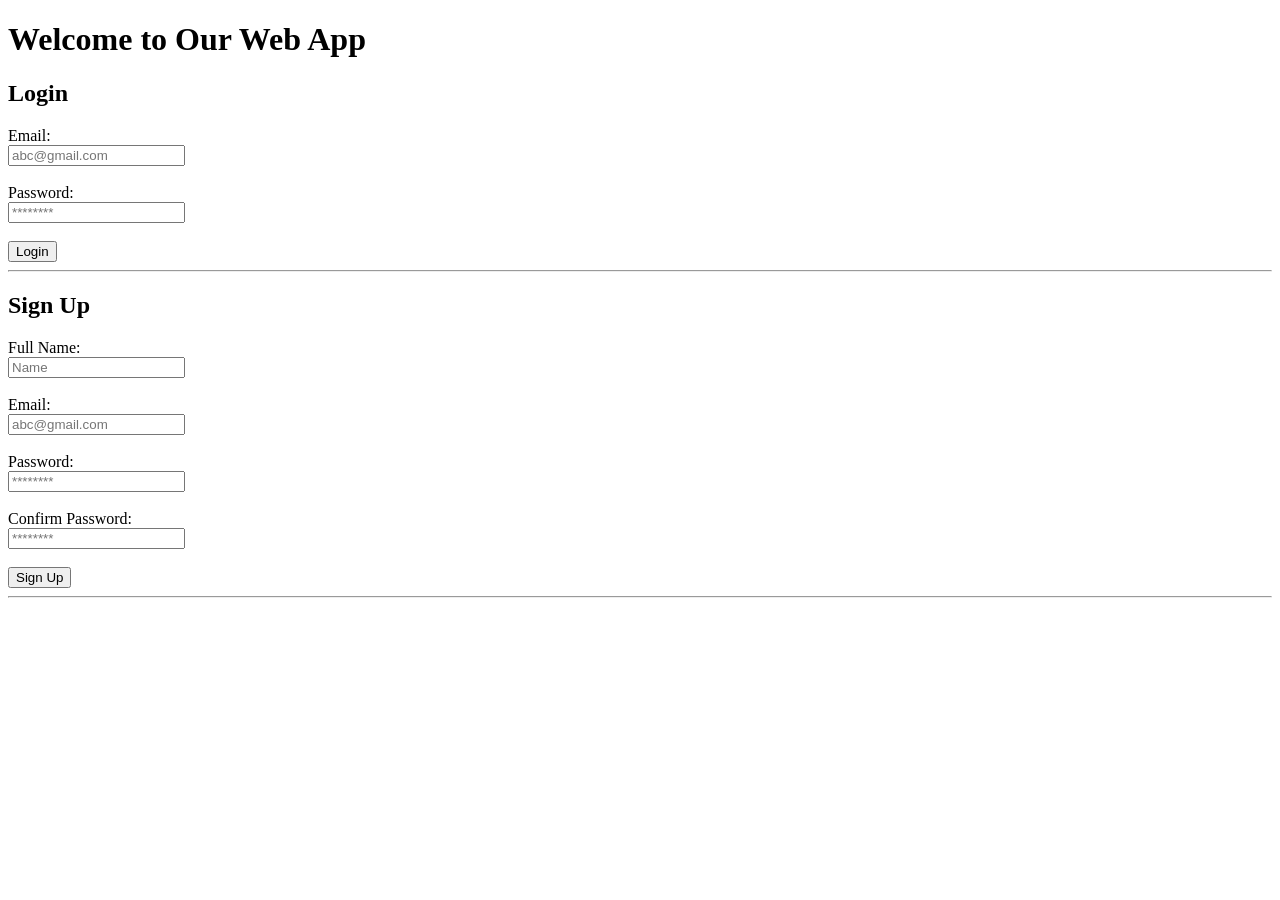
<file: Day-6/index.html>
<!DOCTYPE html>
<html lang="en">
<head>
    <meta charset="UTF-8">
    <meta name="viewport" content="width=device-width, initial-scale=1.0">
    <title>Craft  Page</title>
</head>
<body>

    <h1>Welcome to Our Web App</h1>

    <!-- Login Section -->
    <section>
        <h2>Login</h2>
        <form>
            <label>Email:</label><br>
            <input type="email" name="loginEmail" required placeholder="abc@gmail.com"><br><br>

            <label>Password:</label><br>
            <input type="password" name="loginPassword" required placeholder="********"><br><br>

            <button type="submit">Login</button>
        </form>
    </section>

    <hr>

    <!-- Signup Section -->
    <section>
        <h2>Sign Up</h2>
        <form>
            <label>Full Name:</label><br>
            <input type="text" name="fullName" required placeholder="Name"><br><br>

            <label>Email:</label><br>
            <input type="email" name="signupEmail" required placeholder="abc@gmail.com"><br><br>

            <label>Password:</label><br>
            <input type="password" name="signupPassword" required placeholder="********"><br><br>

            <label>Confirm Password:</label><br>
            <input type="password" name="confirmPassword" required placeholder="********"><br><br>

            <button type="submit">Sign Up</button>
        </form>
    </section>
    <hr>

</body>
</html>
</file>
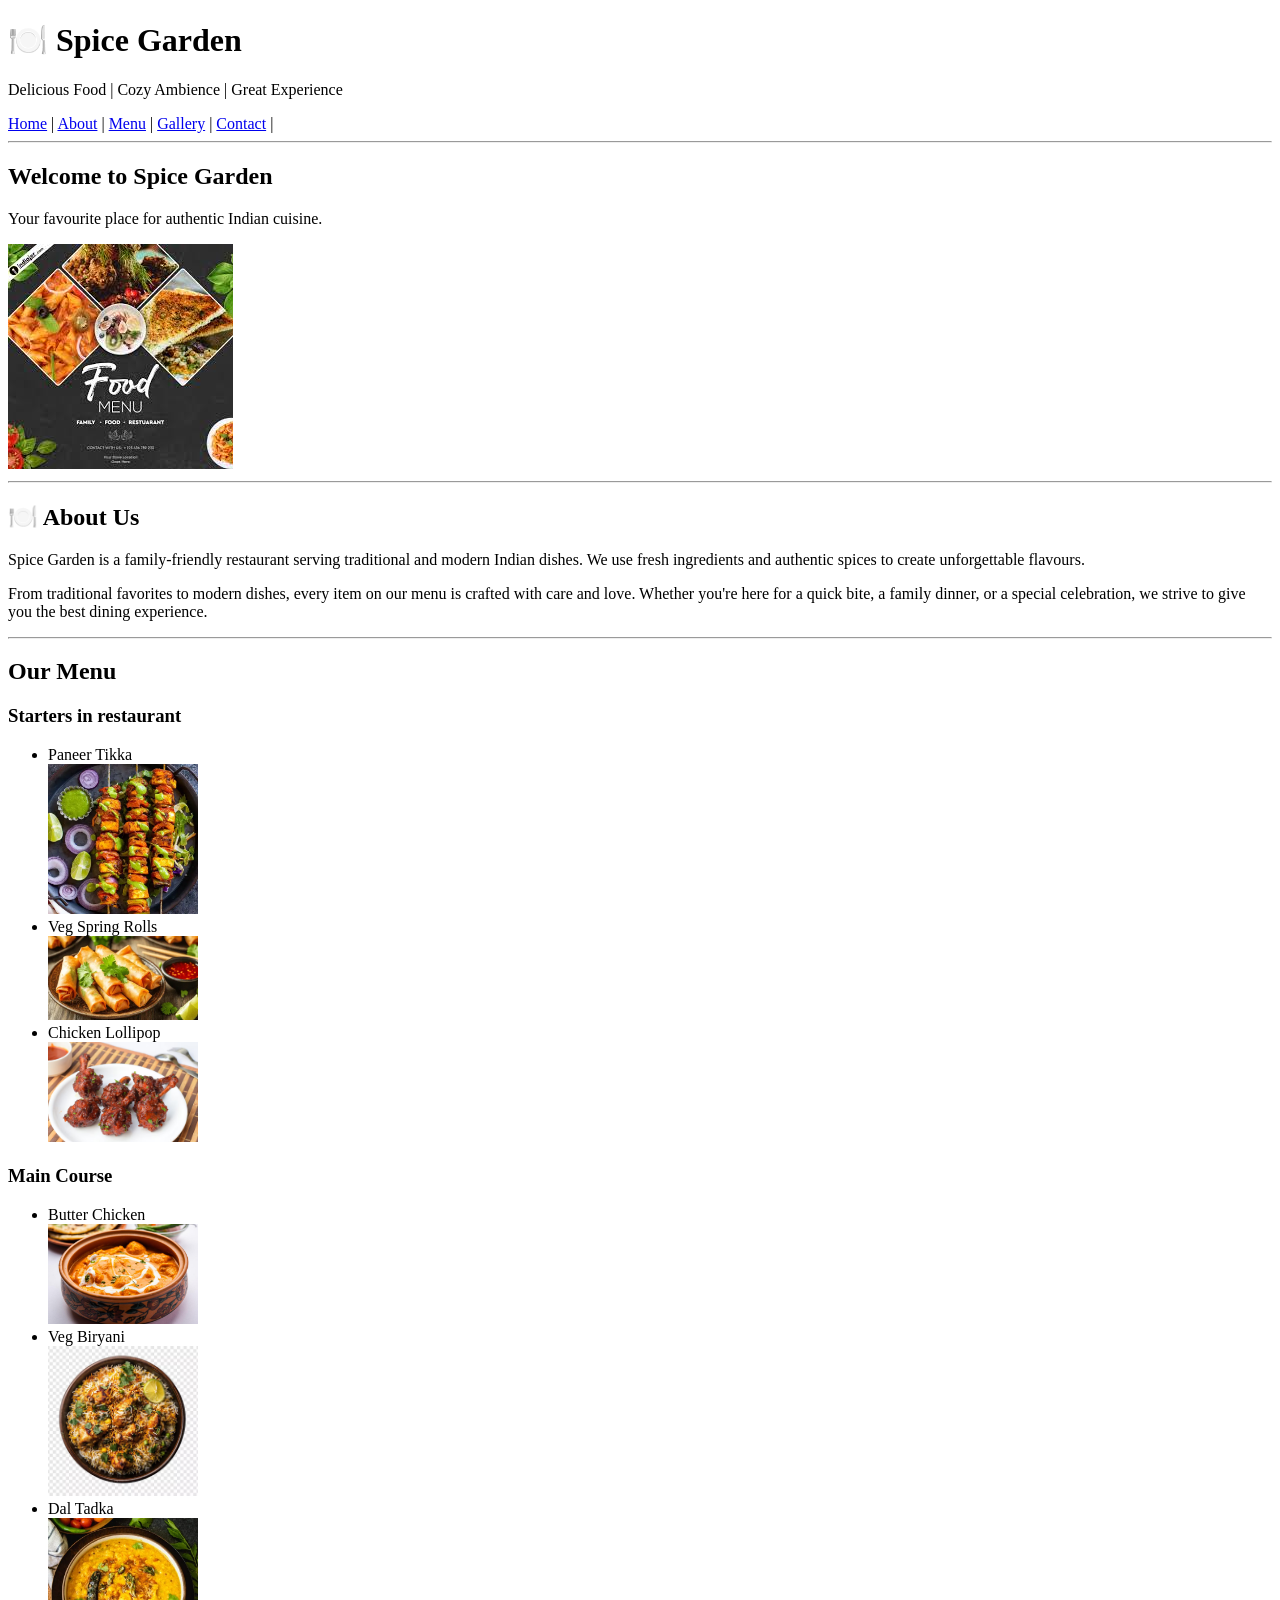
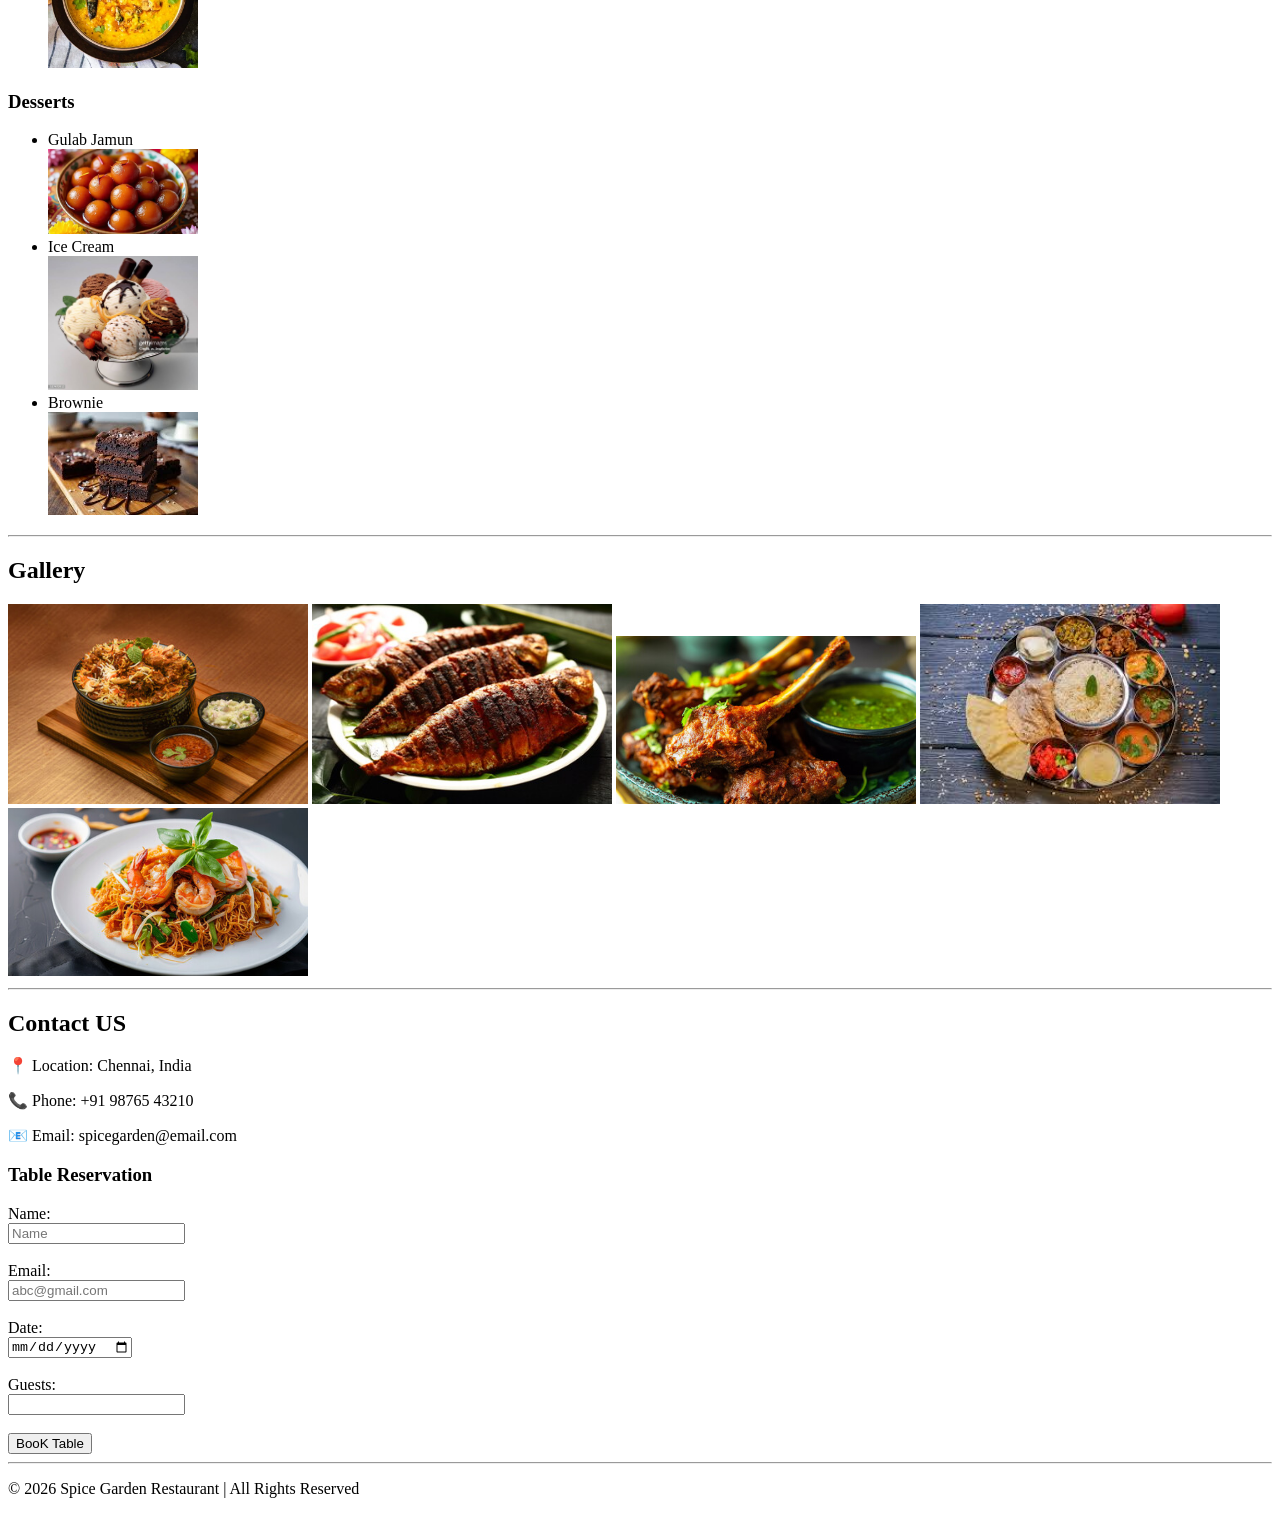
<file: Day-7/index.html>
<!DOCTYPE html>
<html lang="en">
<head>
    <meta charset="UTF-8">
    <meta name="viewport" content="width=device-width, initial-scale=1.0">
    <title>Spice Garden Restaurant</title>
</head>
<body>
    <!-- header -->
     <header>
        <!-- restaurant name and logo -->
        <h1>🍽️ Spice Garden</h1>
        <p>Delicious Food | Cozy Ambience | Great Experience</p>
        <!-- Navigation -->
         <nav>
            <a href="#home">Home</a> |
            <a href="#about">About</a> |
            <a href="#menu">Menu</a> |
            <a href="#gallery">Gallery</a> |
            <a href="#contact">Contact</a> |
         </nav>
     </header>

     <hr>

     <!-- Home section -->
      <section id="home">
        <h2>Welcome to Spice Garden</h2>
        <p>Your favourite place for authentic Indian cuisine.</p>
        <!-- restaurant banner images -->
        <img src="images/Banner images.jpg" alt="restaurant banner">
      </section>

      <hr>
     <!-- About section -->
      <section id="about">
        <h2>🍽️ About Us</h2>
        <p>Spice Garden is a family-friendly restaurant serving traditional and modern Indian dishes.
        We use fresh ingredients and authentic spices to create unforgettable flavours.</p>
        <p>From traditional favorites to modern dishes, every item on our menu is crafted with care and love. Whether you're here for a quick bite, a family dinner, or a special celebration, we strive to give you the best dining experience.</p>
      </section>
      <hr>

      <!-- Menu section -->
       <section id="menu">
        <h2>Our Menu</h2>
        <!--Starters-->
        <div>
        <h3>Starters in restaurant</h3>
        <ul>
            <li>Paneer Tikka</li>
            <img src="images/Paneer Tikka.webp" alt="paneer tikka" width="150px">
            <li>Veg Spring Rolls</li>
            <img src="images/Veg Spring Rolls.webp" alt="veg rolls" width="150px">
            <li>Chicken Lollipop</li>
            <img src="images/Chicken Lollipop.avif" alt="chicken lollipop" width="150px">
        </ul>
        </div>

        <!-- main course -->
         <div>
         <h3>Main Course</h3>
         <ul>
            <li>Butter Chicken</li>
            <img src="images/Butter Chicken.jpg" alt="Butter chicken" width="150px">
            <li>Veg Biryani</li>
            <img src="images/Veg Biryani.avif" alt="veg biryani" width="150px">
            <li>Dal Tadka</li>
            <img src="images/Dal Tadka.webp" alt="Dal Tadka" width="150px">
         </ul>
         </div>
         <!-- Desserts -->
          <div>
            <h3>Desserts</h3>
            <ul>
                <li>Gulab Jamun</li>
                <img src="images/Gulab Jamun.webp" alt="Gulab Jamun" width="150px">
                <li>Ice Cream</li>
                <img src="images/Ice Cream.jpg" alt="Ice cream" width="150px">
                <li>Brownie</li>
                <img src="images/Brownie.jpg" alt="Brownie" width="150px">
            </ul>
          </div>
       </section>
       <hr>

       <!-- Gallery Section -->
        <section id="gallery">
            <h2>Gallery</h2>
            <img src="images/Biryani images.jpg" alt="food-1" width="300px">
            <img src="images/Fiah fry images.jpg" alt="food-2" width="300px">
            <img src="images/Muttan images.jpg" alt="food-3" width="300px">
            <img src="images/indian food images.jpg" alt="food-4" width="300px">
            <img src="images/Prawan images.jpg" alt="food-5" width="300px">
        </section>
        <hr>
        <!-- Contact Section -->
         <section id="contact">
            <h2>Contact US</h2>
            <p>📍 Location: Chennai, India</p>
            <p>📞 Phone: +91 98765 43210</p>
            <p>📧 Email: spicegarden@email.com</p>

            <h3>Table Reservation</h3>
            <!-- Form Table -->
             <form action="1">
                <!-- Booking Name -->
                <label for="Name">Name:</label><br>
                <input type="text" placeholder="Name" required><br><br>
                <!-- Ticket resiveing email -->
                <label for="Email">Email:</label><br>
                <input type="email" placeholder="abc@gmail.com" required><br><br>
                <!-- booking date enter -->
                <label for="Date">Date:</label><br>
                <input type="date" required><br><br>
                <!-- How many members in a table -->
                <label for="Guests">Guests:</label><br>
                <input type="number" required> <br><br>

                <button type="submit">BooK Table</button>

             </form>

         </section>
         <hr>
         <!-- Footer section -->
          <footer>
            <p>© 2026 Spice Garden Restaurant | All Rights Reserved</p>
          </footer>
    
</body>
</html>
</file>
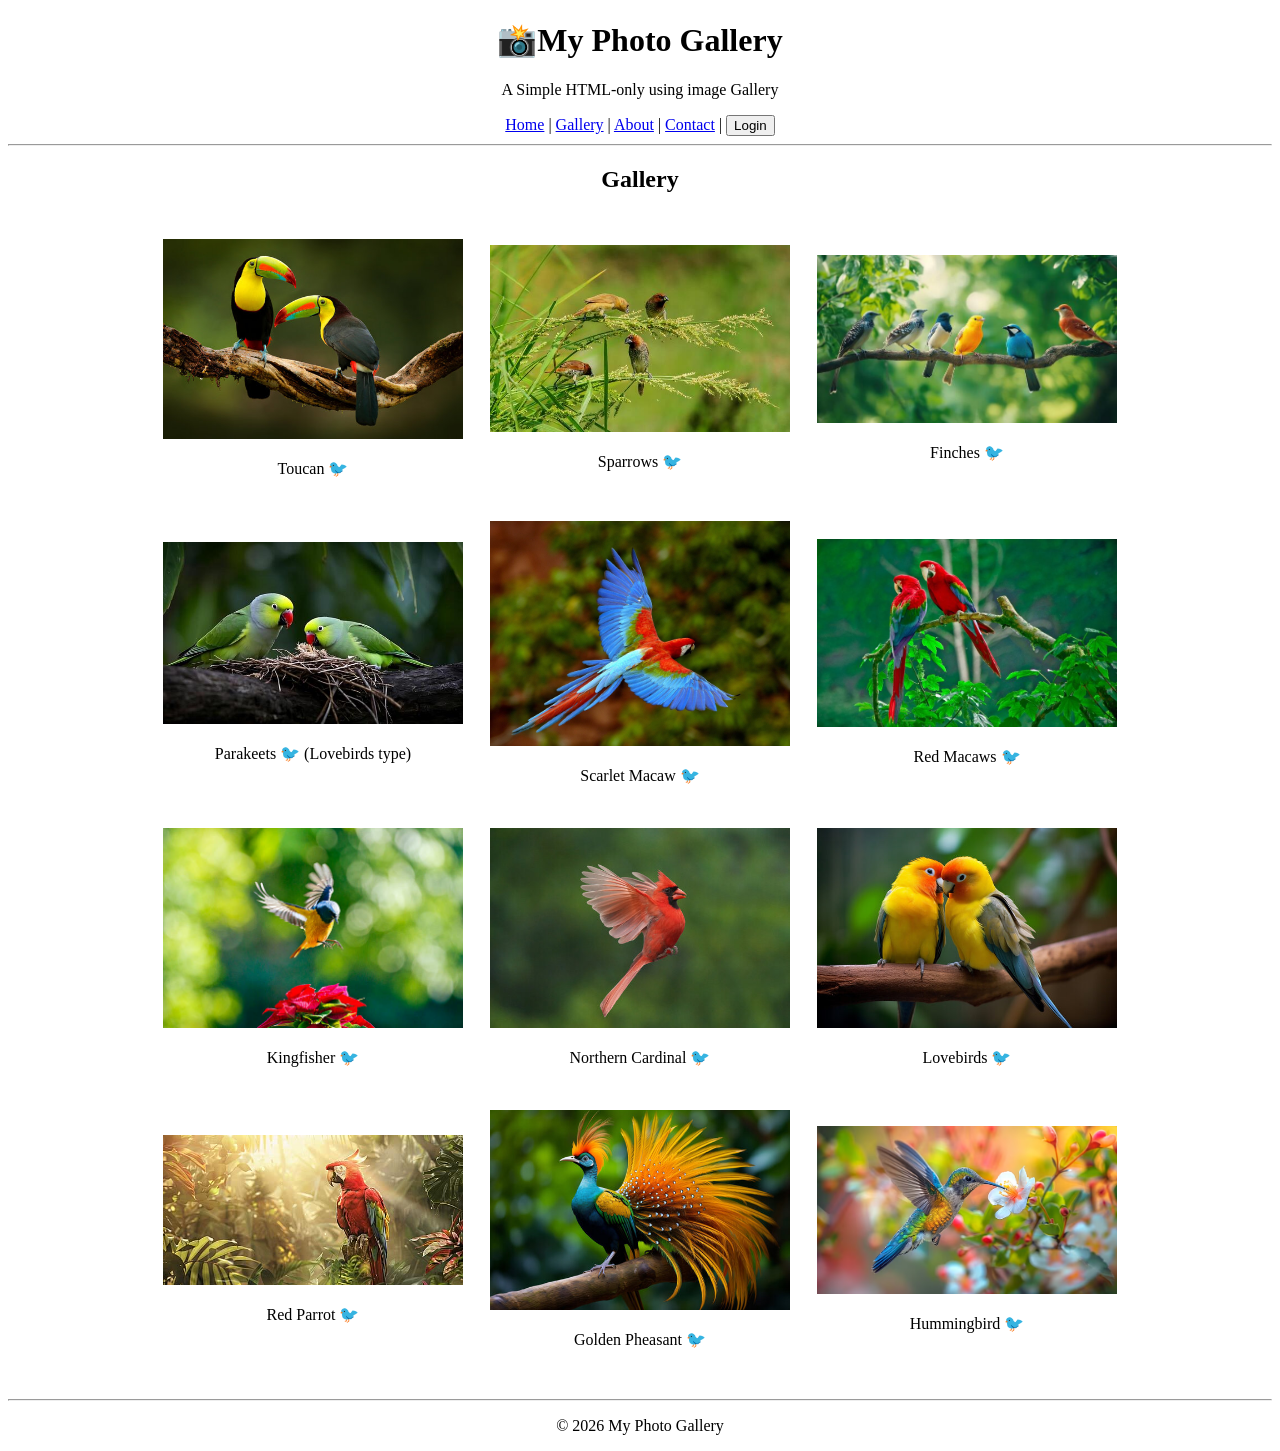
<file: Day-8/index.html>
<!DOCTYPE html>
<html lang="en">
<head>
    <meta charset="UTF-8">
    <meta name="viewport" content="width=device-width, initial-scale=1.0">
    <title>📸Photo Gallery</title>
</head>
<body>
    <!-- Header -->
     <header align="center";>
        <!-- Hero page heading contant -->
        <h1>📸My Photo Gallery</h1>
        <p>A Simple HTML-only using image Gallery</p>
     </header>

     <!-- Navigation -->
      <section>
      <nav align="center";>
        <a href="#home">Home</a> |
        <a href="#gallery">Gallery</a> |
        <a href="#about">About</a> |
        <a href="#contact">Contact</a> |
        <a href="#btn"><button>Login</button></a>
      </nav>
      </section>
      <hr>

      <!-- Gallery section -->
       <section >
        <h2 align="center";>Gallery</h2>
        <table align="center"; cellspacing="25">
            <tr >
                <td>
                    <img src="images/Adobe images.jpg" alt="photo-1" width="300px">
                    <p align="center";>Toucan 🐦</p>
                </td>
                <td>
                    <img src="images/birdgraphy-bird-picture-images.jpg" alt="photo-2" width="300px">
                    <p align="center";>Sparrows 🐦</p>
                </td>
                <td>
                    <img src="images/birds in all.jpeg" alt="photo-3" width="300px">
                    <p align="center";>Finches 🐦</p>
                </td>
            </tr>
            <tr>
                <td>
                    <img src="images/colorful-parrots-nurturing-images.jpg" alt="photo-4" width="300px">
                    <p align="center";>Parakeets 🐦 (Lovebirds type)</p>
                </td>
                <td>
                    <img src="images/Colourful-Flying-Bird images.jpg" alt="photo-5" width="300px">
                    <p align="center";>Scarlet Macaw 🐦</p>
                </td>
                <td>
                    <img src="images/couple birds.jpg" alt="photo-6" width="300px">
                    <p align="center";>Red Macaws 🐦</p>
                </td>
            </tr>
            <tr>
                <td>
                    <img src="images/Garden birds.jpg" alt="photo-7" width="300px">
                    <p align="center";>Kingfisher 🐦</p>
                </td>
                <td>
                    <img src="images/King birds.jpg" alt="photo-8" width="300px">
                    <p align="center";>Northern Cardinal 🐦</p>
                </td>
                <td>
                    <img src="images/Love birds.jpg" alt="photo-9" width="300px">
                    <p align="center";>Lovebirds 🐦</p>
                </td>
            </tr>
            <tr>
                <td>
                    <img src="images/national-bird-images.jpg" alt="photo-10" width="300px">
                    <p align="center";>Red Parrot 🐦</p>
                </td>
                <td>
                    <img src="images/peekcock images.jpg" alt="photo-11" width="300px">
                    <p align="center";>Golden Pheasant 🐦</p>
                </td>
                <td>
                    <img src="images/hummingbird-images.avif" alt="photo-12" width="300px">
                    <p align="center";>Hummingbird 🐦</p>
                </td>
            </tr>
        </table>
       </section>
       <hr>

       <!-- footer -->
       <footer align="center";>
        <p>© 2026 My Photo Gallery</p>
       </footer>
    
</body>
</html>
</file>
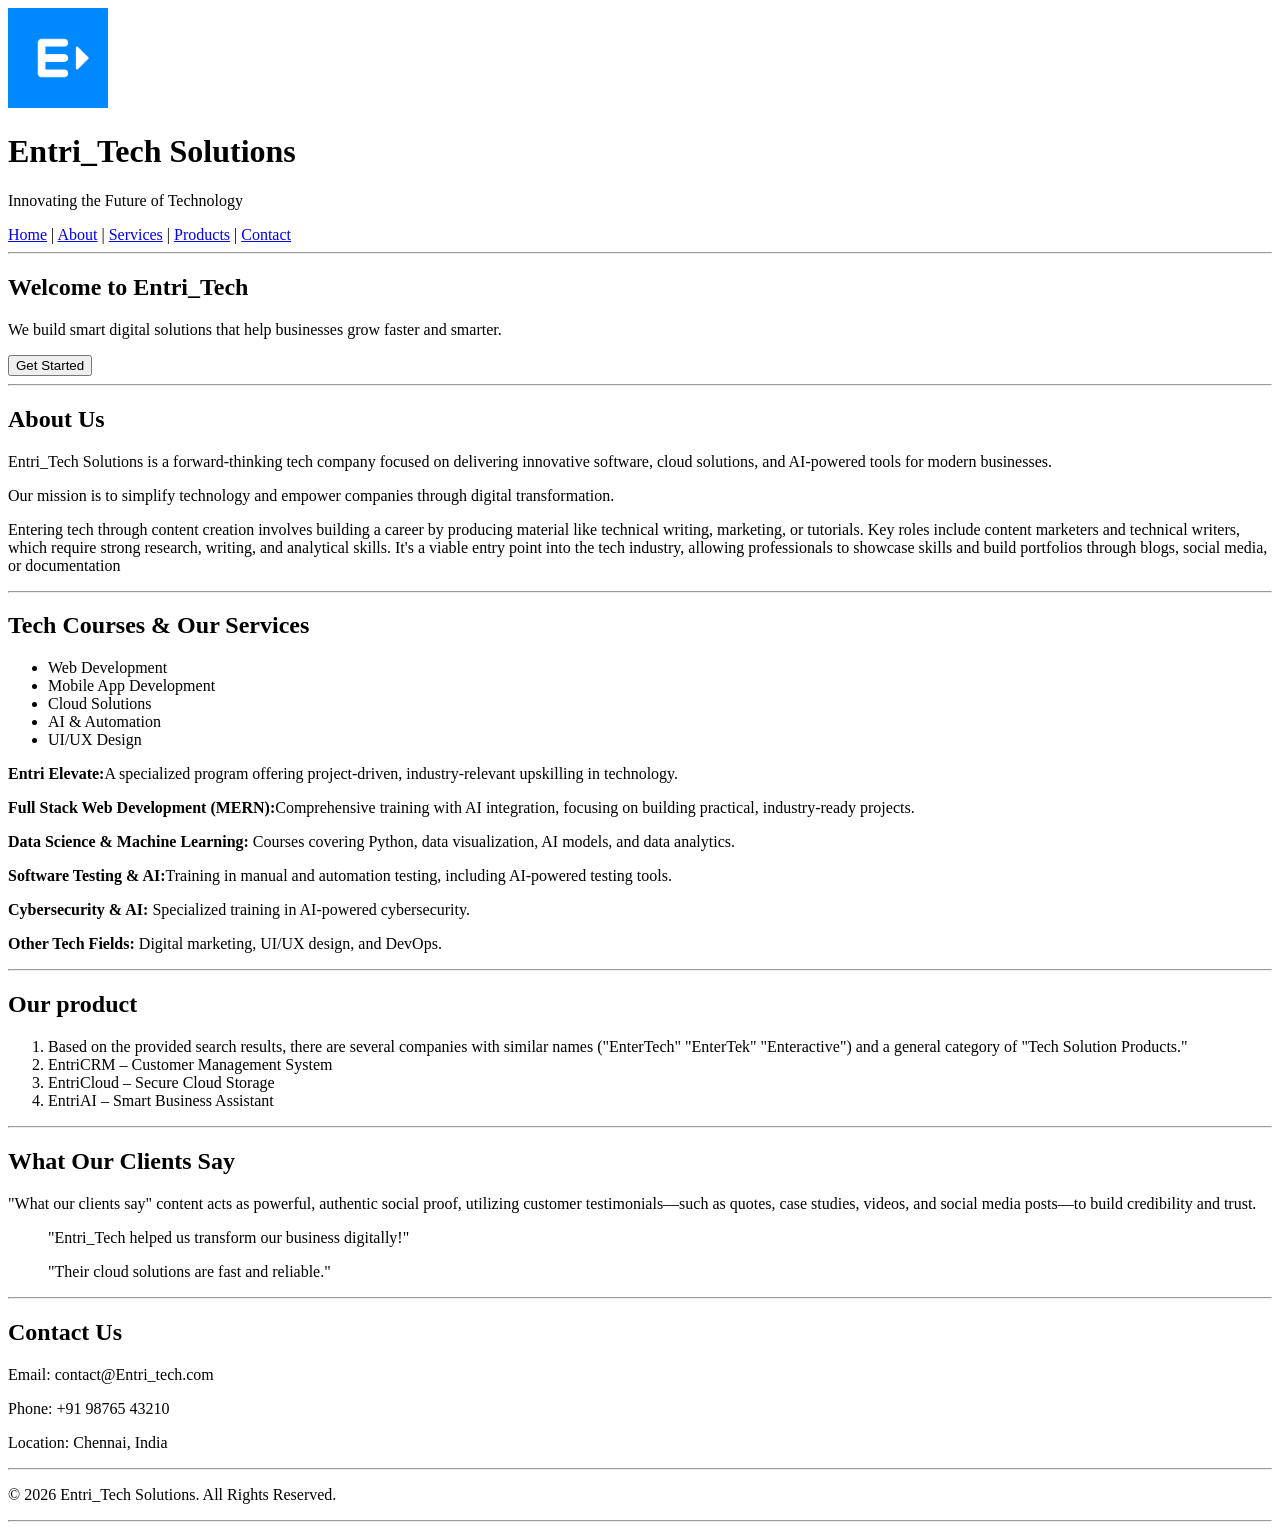
<file: Day-9/index.html>
<!DOCTYPE html>
<html lang="en">
<head>
    <meta charset="UTF-8">
    <meta name="viewport" content="width=device-width, initial-scale=1.0">
    <title>Entri_Tech Solutions</title>
    </head>
<body>
    <!-- header -->
     <header>
        <!-- Hero on the web page title -->
         <img src="images/entri images.png" alt="photos" width="100px">
         <h1>Entri_Tech Solutions</h1>
         <p>Innovating the Future of Technology</p>
         <!-- navigation -->
        <nav>
            <a href="#home">Home</a> |
            <a href="#about">About</a> |
            <a href="#services">Services</a> |
            <a href="#product">Products</a> |
            <a href="#contact">Contact</a>
        </nav>

     </header>
     <hr>

     <!-- Hero section of Tech -->
      <section id="home">
        <h2>Welcome to Entri_Tech</h2>
        <p>We build smart digital solutions that help businesses grow faster and smarter.</p>
        <button>Get Started</button>
      </section>
      <hr>
      <!-- About US -->
       <section id="about">
        <h2>About Us</h2>
        <p>
            Entri_Tech Solutions is a forward-thinking tech company focused on delivering innovative
            software, cloud solutions, and AI-powered tools for modern businesses.
        </p>
        <p>
            Our mission is to simplify technology and empower companies through digital transformation.
        </p>
        <p>Entering tech through content creation involves building a career by producing material like technical writing, marketing, or tutorials. Key roles include content marketers and technical writers, which require strong research, writing, and analytical skills. It's a viable entry point into the tech industry, allowing professionals to showcase skills and build portfolios through blogs, social media, or documentation</p>
    </section>
    <hr>
    <!-- Services  -->
      <section id="services">
        <h2>Tech Courses & Our Services</h2>
        <ul>
            <li>Web Development</li>
            <li>Mobile App Development</li>
            <li>Cloud Solutions</li>
            <li>AI & Automation</li>
            <li>UI/UX Design</li>
        </ul>
        <p><strong>Entri Elevate:</strong>A specialized program offering project-driven, industry-relevant upskilling in technology.</p>
        <p><strong>Full Stack Web Development (MERN):</strong>Comprehensive training with AI integration, focusing on building practical, industry-ready projects.</p>
        <p><strong>Data Science & Machine Learning: </strong>Courses covering Python, data visualization, AI models, and data analytics.</p>
        <p><strong>Software Testing & AI:</strong>Training in manual and automation testing, including AI-powered testing tools.</p>
        <p><strong>Cybersecurity & AI: </strong>Specialized training in AI-powered cybersecurity.</p>
        <p><strong>Other Tech Fields: </strong>Digital marketing, UI/UX design, and DevOps.</p>
      </section>
      <hr>
      <!-- product section -->
       <section id="product">
       <h2>Our product</h2>
       <ol>
        <li>Based on the provided search results, there are several companies with similar names ("EnterTech" "EnterTek" "Enteractive") and a general category of "Tech Solution Products."</li>
        <li>EntriCRM – Customer Management System</li>
            <li>EntriCloud – Secure Cloud Storage</li>
            <li>EntriAI – Smart Business Assistant</li>
        
       </ol>
       </section>
       <hr>
        <!-- Testimonials -->
    <section>
        <h2>What Our Clients Say</h2>
        <p>"What our clients say" content acts as powerful, authentic social proof, utilizing customer testimonials—such as quotes, case studies, videos, and social media posts—to build credibility and trust. </p>
        <blockquote>
            "Entri_Tech helped us transform our business digitally!"
        </blockquote>
        <blockquote>
            "Their cloud solutions are fast and reliable."
        </blockquote>
    </section>
    <hr>

    <!-- Contact Section -->
    <section id="contact">
        <h2>Contact Us</h2>
        <p>Email: contact@Entri_tech.com</p>
        <p>Phone: +91 98765 43210</p>
        <p>Location: Chennai, India</p>
    </section>
    <hr>
    <!-- Footer -->
    <footer>
        <p>&copy; 2026 Entri_Tech Solutions. All Rights Reserved.</p>
    </footer>
    <hr>
</body>
</html>
</file>
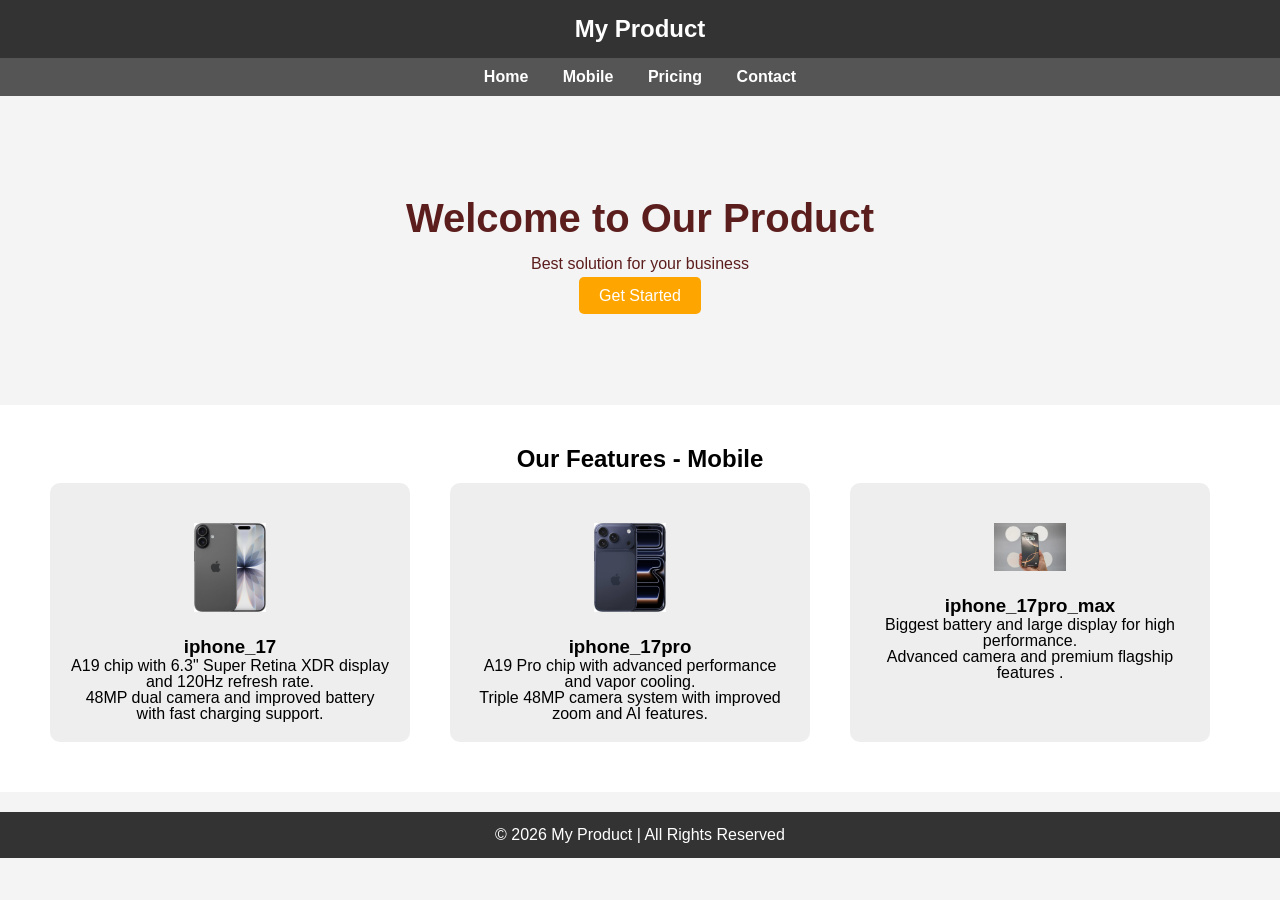
<file: Day_11/index.html>
<!DOCTYPE html>
<html lang="en">
<head>
    <meta charset="UTF-8">
    <meta name="viewport" content="width=device-width, initial-scale=1.0">
    <title>Product Landing Page</title>
    <!-- internal css use in product landing page -->
    <style>
        * {
            margin: 0;
            padding: 0;
            box-sizing: border-box;
            font-family: Arial, sans-serif;
        }
        body {
            background-color: #f4f4f4;
        }
        header {
            background: #333;
            color: white;
            padding: 15px;
            text-align: center;
        }
        nav {
            background: #555;
            padding: 10px;
            text-align: center;
        }
        nav a {
            color: white;
            text-decoration: none;
            margin: 15px;
            font-weight: bold;
        }
        nav a:hover {
            color: yellow;
        }
        .hero {
            background: url("https://via.placeholder.com/1200x400") no-repeat center;
            background-size: cover;
            color: rgb(92, 29, 29);
            text-align: center;
            padding: 100px 20px;
        }
        .hero h1 {
            font-size: 40px;
        }
        .hero p {
            margin: 15px 0;
        }
        .btn {
            background: orange;
            padding: 10px 20px;
            color: white;
            text-decoration: none;
            border-radius: 5px;
        }
        .btn:hover {
            background: darkorange;
        }
        .features {
            padding: 40px;
            text-align: center;
            background: white;
        }
        .iphone{
            display: flex;
            gap: 20px;
        }
        img{
           width: 35%;
           padding: 20px;
        }
        li{
            color:gray;
        }
        p{            
            text-decoration: none;
            line-height: 1rem;
        }
        .feature-box {
            display: inline-block;
            width: 30%;
            padding: 20px;
            margin: 10px;
            background: #eee;
            border-radius: 10px;
        }
        footer {
            background: #333;
            color: white;
            text-align: center;
            padding: 15px;
            margin-top: 20px;
        }
    </style>
</head>

<body>
    <!-- Header section -->
    <header>
        <h2>My Product</h2>
    </header>
    <!-- Navigation bar section -->
    <nav>
        <a href="#">Home</a>
        <a href="#">Mobile</a>
        <a href="#">Pricing</a>
        <a href="#">Contact</a>
    </nav>
    <!-- Hero Product Section -->
    <section class="hero">
        <h1>Welcome to Our Product</h1>
        <p>Best solution for your business</p>
        <a href="#" class="btn">Get Started</a>
    </section>
    <!-- Features of product section -->
    <section class="features ">
        <h2>Our Features - Mobile</h2>
        <div class="iphone">
            <!-- iphone 17 module -->
        <div class="feature-box">
            <img src="Images/17.jpg" alt="i-phone 17">
            <h3>iphone_17</h3>
            <p>A19 chip with 6.3" Super Retina XDR display and 120Hz refresh rate.</p>
            <p>48MP dual camera and improved battery with fast charging support.</p>
        </div>
        <!-- iphone 17pro module -->
        <div class="feature-box">
            <img src="Images/17 pro.jpg" alt="i-phone 17 pro">
            <h3>iphone_17pro</h3>
            <p>A19 Pro chip with advanced performance and vapor cooling.</p>
            <p>Triple 48MP camera system with improved zoom and AI features.</p>
        </div>
        <!-- iphone 17pro max module -->
        <div class="feature-box">
            <img src="Images/17 pro max.jpg" alt="i-phone 17 pro max">
            <h3>iphone_17pro_max</h3>
            <p>Biggest battery and large display for high performance.</p>
            <p>Advanced camera and premium flagship features .</p>
        </div>
        </div>        
    </section>
    <!-- Footer section -->
    <footer>
        <p>© 2026 My Product | All Rights Reserved</p>
    </footer>
</body>
</html>
</file>
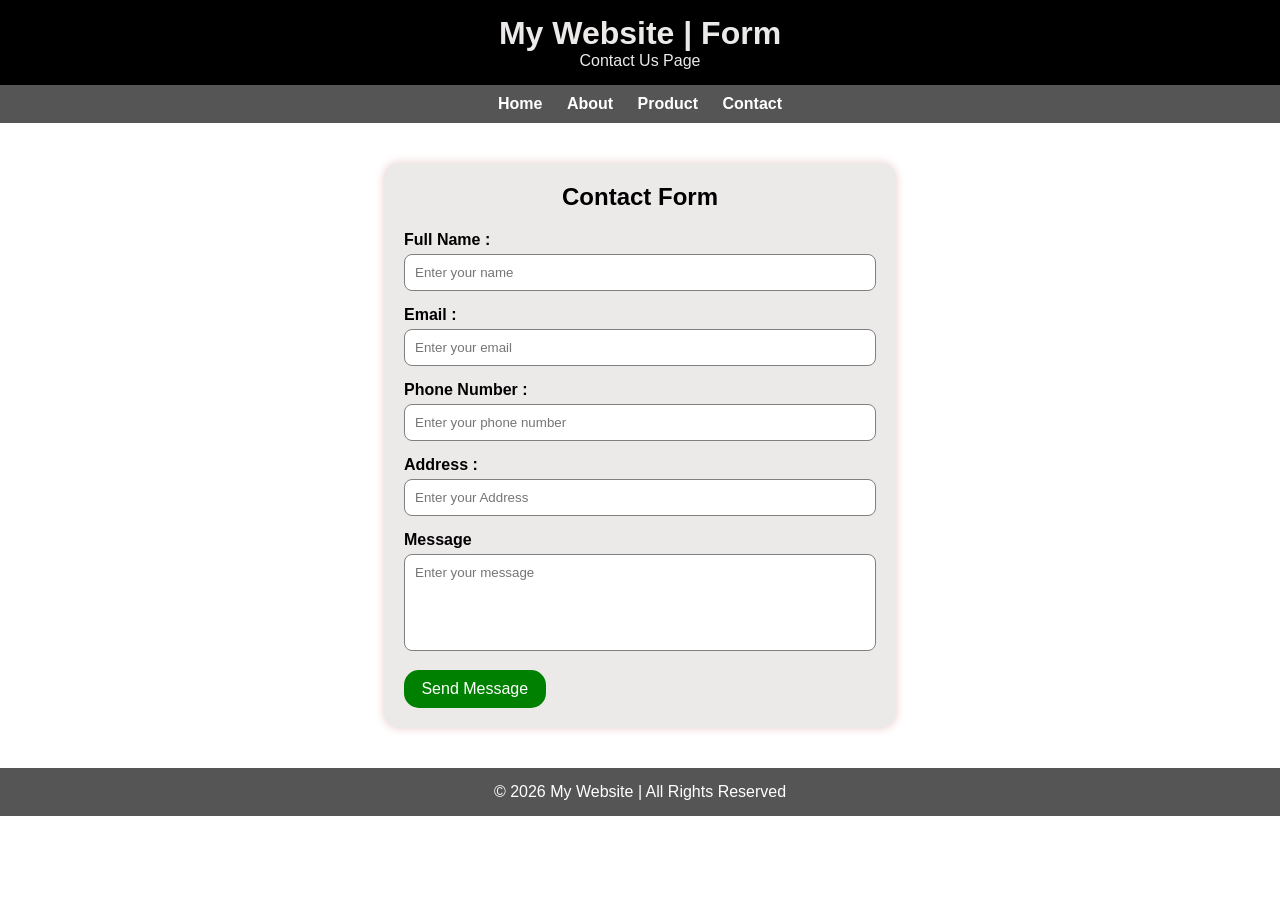
<file: Day_12/index.html>
<!DOCTYPE html>
<html lang="en">
<head>
    <meta charset="UTF-8">
    <meta name="viewport" content="width=device-width, initial-scale=1.0">
    <title>Contact Us</title>
    <!-- added an external stylesheet -->
     <link rel="stylesheet" href="style.css">
</head>

<body>
    <!-- Header section in webpage -->
    <header>
        <h1>My Website | Form</h1>
        <p>Contact Us Page</p>
    </header>
    <!-- Navigation bar -->
    <nav>
        <a href="#">Home</a>
        <a href="#">About</a>
        <a href="#">Product</a>
        <a href="#">Contact</a>
    </nav>
    <!-- Main content page -->
    <div class="contact-container">
        <!-- Contact form page -->
        <h2>Contact Form</h2>
        <form>
            <!-- 
            1)Name 
            2)Email
            3)phone number
            4) Address
            5)message
            6)To create send button - CTA
            -->
            <label>Full Name : </label>
            <input type="text" placeholder="Enter your name" required>
            <label>Email : </label>
            <input type="email" placeholder="Enter your email" required>
            <label>Phone Number : </label>
            <input type="tel" placeholder="Enter your phone number" required>
            <label>Address : </label>
            <input type="text" placeholder="Enter your Address" required>            
            <label>Message</label>
            <textarea rows="5" placeholder="Enter your message" required></textarea>
            <div id="oneclick">
                <button type="submit">Send Message</button>
            </div>            
        </form>
    </div>
    <!-- Footer page -->
    <footer>
        <p>© 2026 My Website | All Rights Reserved</p>
    </footer>
</body>
</html>
</file>
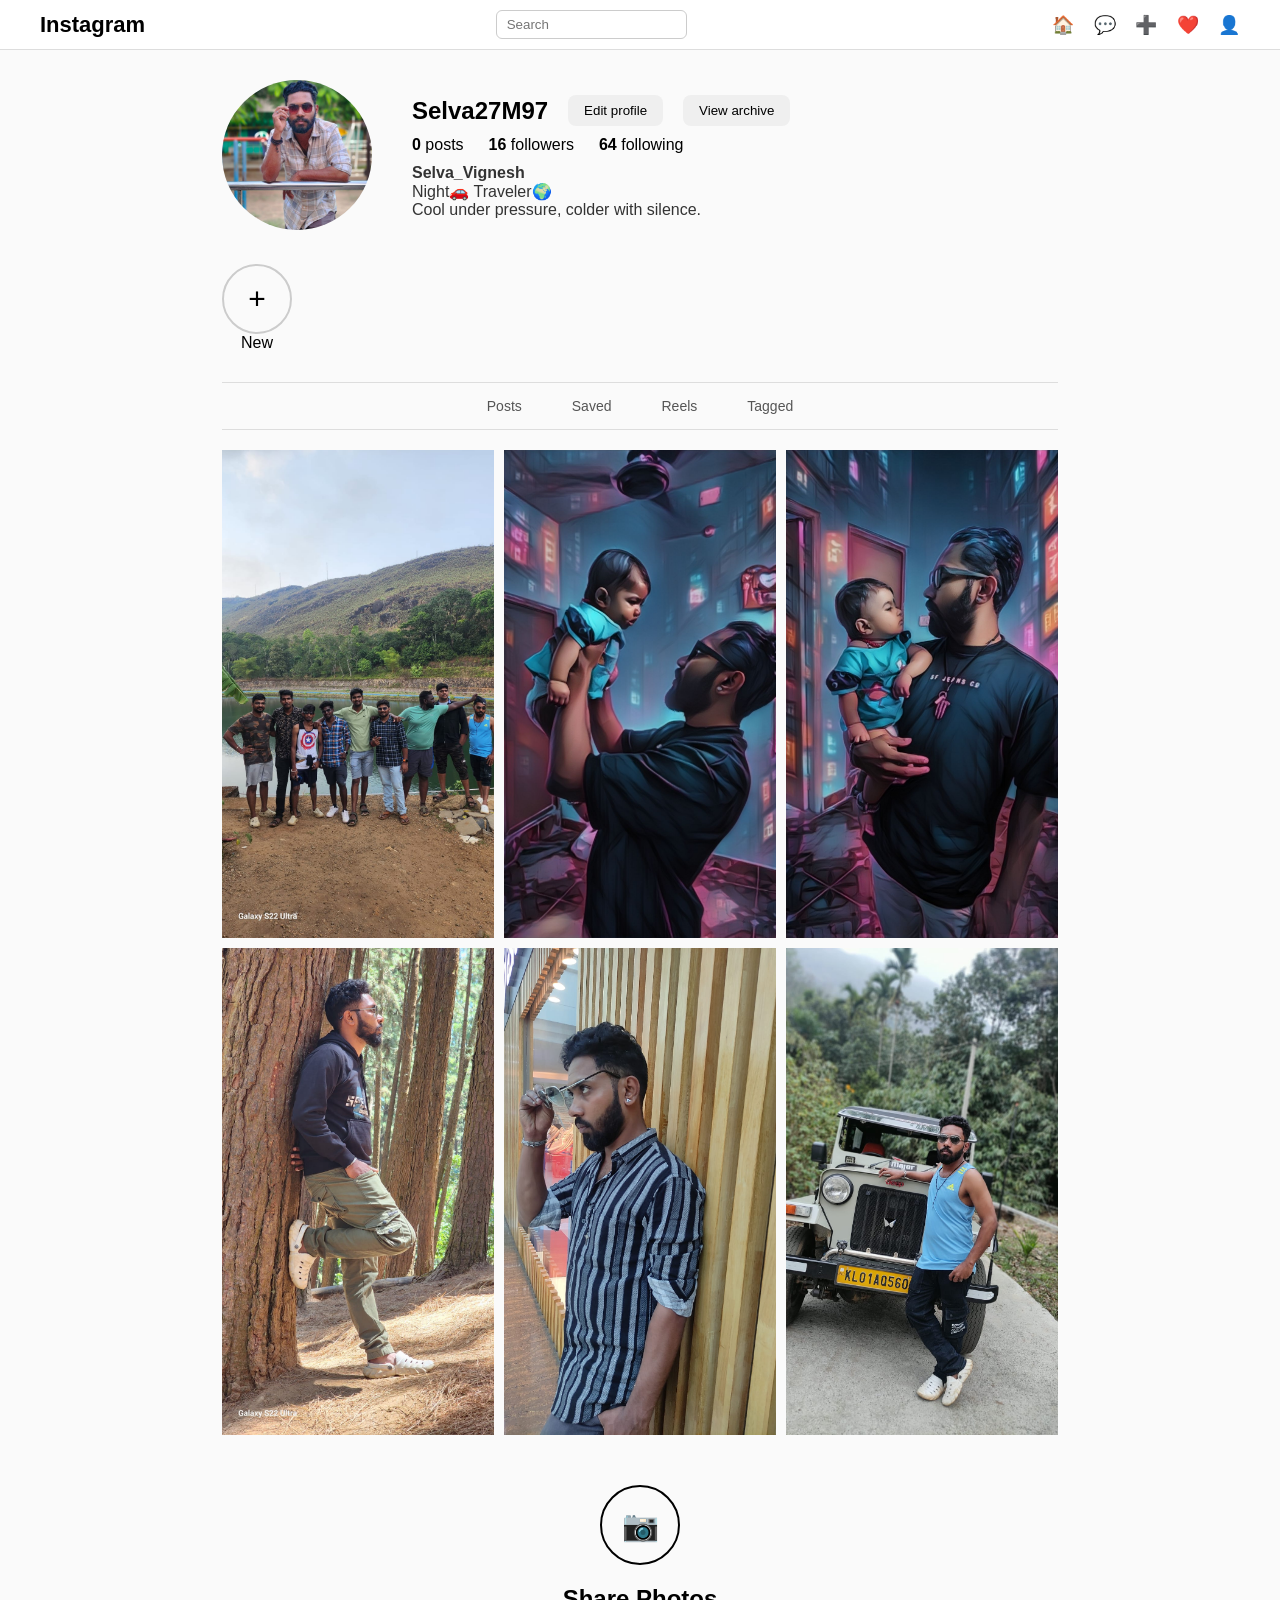
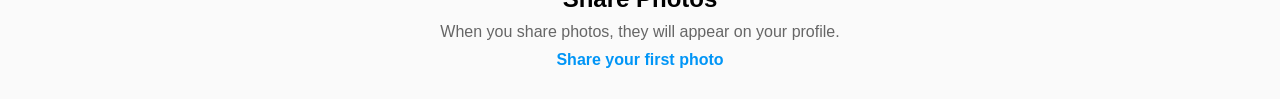
<file: Day_13/index.html>
<!DOCTYPE html>
<html lang="en">
<head>
    <meta charset="UTF-8">
    <meta name="viewport" content="width=device-width, initial-scale=1.0">
    <title>Instagram Profile</title>
    <link rel="stylesheet" href="style.css">
</head>
<body>
    <!-- header section-->
     <header>
        <!-- navigitaion section -->
         <div id="navbar">
            <!-- logo section -->
             <div id="logo">Instagram</div>
             <!-- search bar -->
             <div id="search">
                <input type="text" placeholder="Search">
            </div>
            <!-- Navigation icons -->
             <div id="nav-icons">
                <span>🏠</span>
                <span>💬</span>
                <span>➕</span>
                <span>❤️</span>
                <span>👤</span>
             </div>
         </div>
     </header>
     <!-- main contant -->
     <main id="container">
        <!--  -->
        <section id="profile-header">
            <!-- profile images -->
            <div id="profile-img">
                <img src="images/Selva_2.jpeg" alt="profile">
            </div>
            <!-- profile-info -->
            <div id="profile-info">
            <div id="username">
                <h2>Selva27M97</h2>
                <button class="btn">Edit profile</button>
                <button class="btn">View archive</button>
            </div>
            <!-- row wise contant -->
            <div id="stats">
                <p><span>0</span> posts</p>
                <p><span>16</span> followers</p>
                <p><span>64</span> following</p>                
            </div>
               <!-- bio contant -->
            <div id="bio">
                <p><b>Selva_Vignesh</b></p>
                <p>Night🚗 Traveler🌍 </p>
                <p>Cool under pressure, colder with silence.</p>                    
            </div>
            </div>
        </section>
        <section>
            <!-- Highlights -->
             <div id="highlights">
                <div id="highlight">
                    <div id="highlight-circle">+</div>
                    <p>New</p>
                </div>
            </div>
        </section>
        <section>
            <!-- Tabs -->
             <div id="tabs">
                <div>Posts</div>
                <div>Saved</div>
                <div>Reels</div>
                <div>Tagged</div>
            </div>
        </section>
        <section>
            <!-- Post Grid -->
             <div id="post-grid">
                <div class="post"><img src="images/Selva_6.jpeg"  width="280px"></div>
                <div class="post"><img src="images/Selva_3.jpeg"  width="280px"></div>
                <div class="post"><img src="images/Selva_4.jpeg"   width="280px"></div>
                <div class="post"><img src="images/Selva_5.jpeg" width="280px"></div>
                <div class="post"><img src="images/Selva_7.jpeg" width="280px"></div>
                <div class="post"><img src="images/Selva_8.jpeg"   width="280px"></div>
            </div>            
        </section>
        <section>
            <!-- Empty Section (Optional) -->
             <div id="empty-post">
                <div id="camera">📷</div>
                <h2>Share Photos</h2>
                <p>When you share photos, they will appear on your profile.</p>
                <a href="#">Share your first photo</a>
            </div>
        </section>

     </main>
    
</body>
</html>
</file>
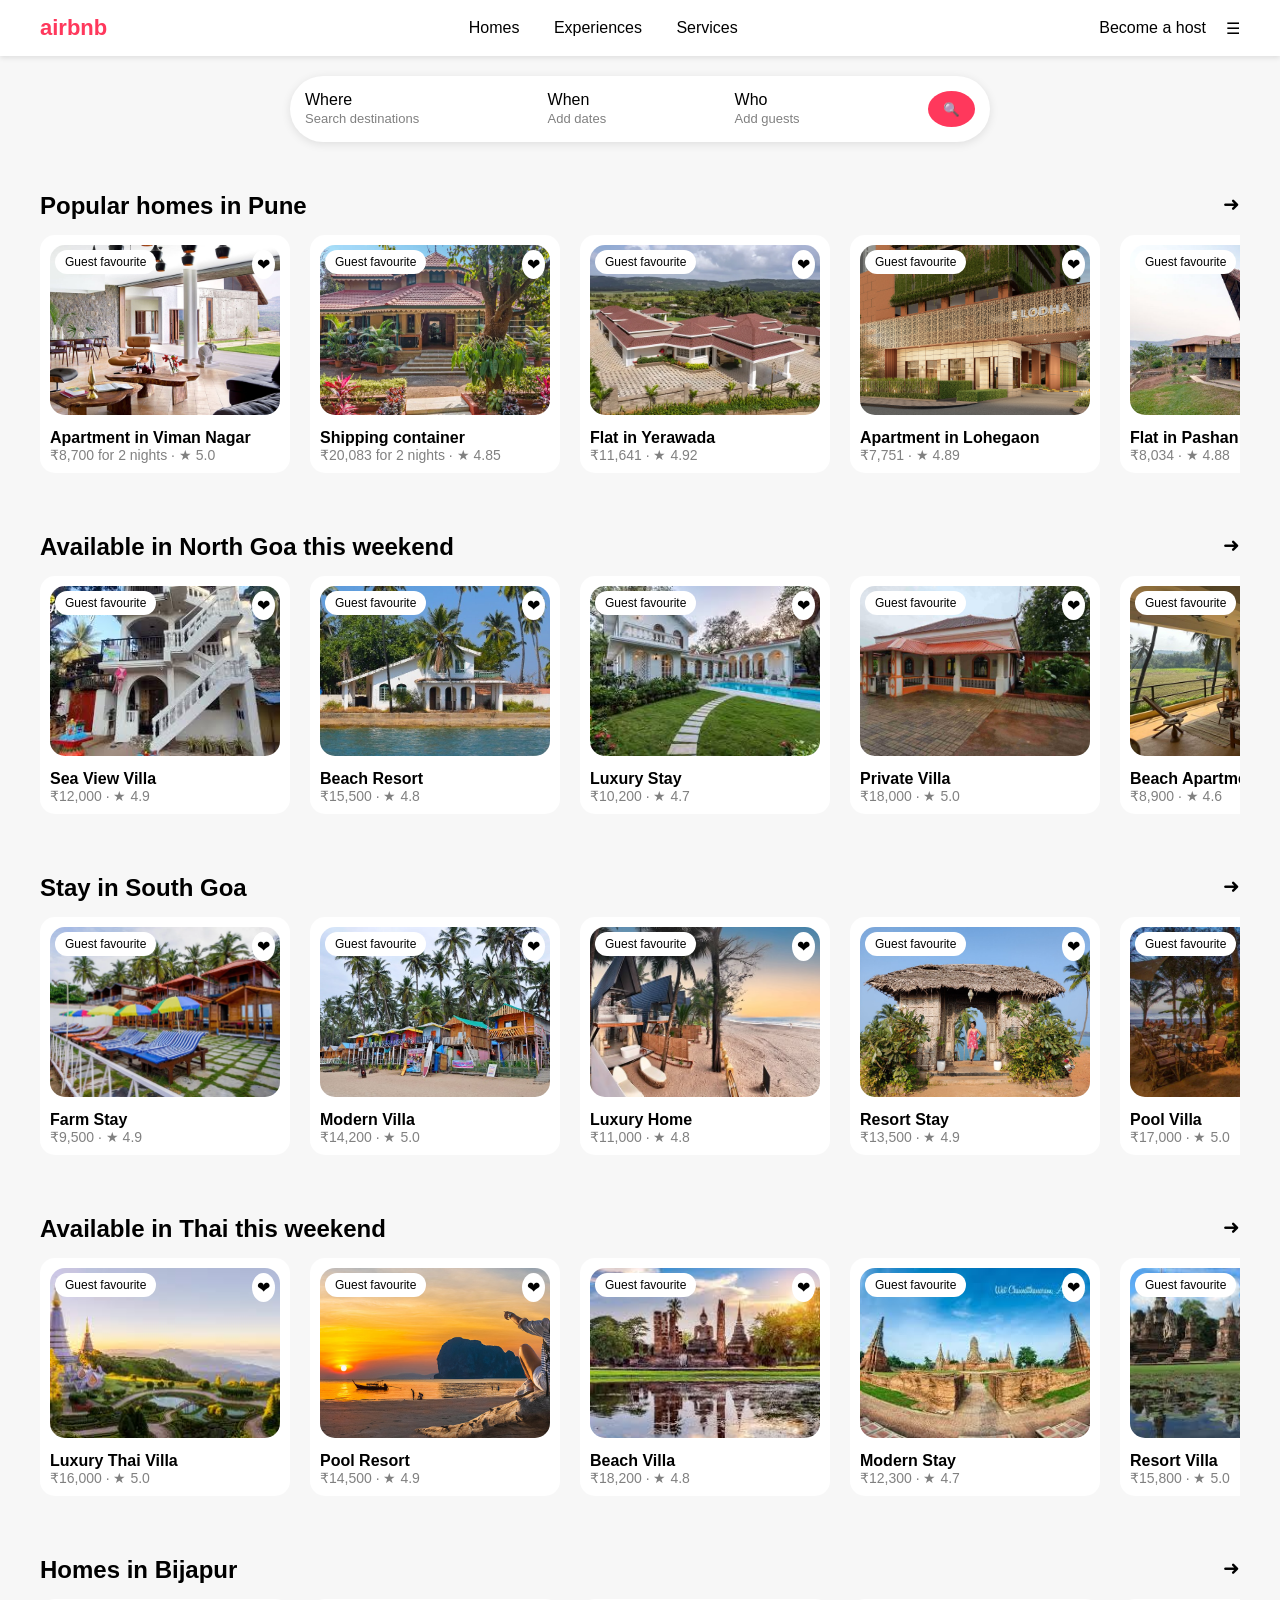
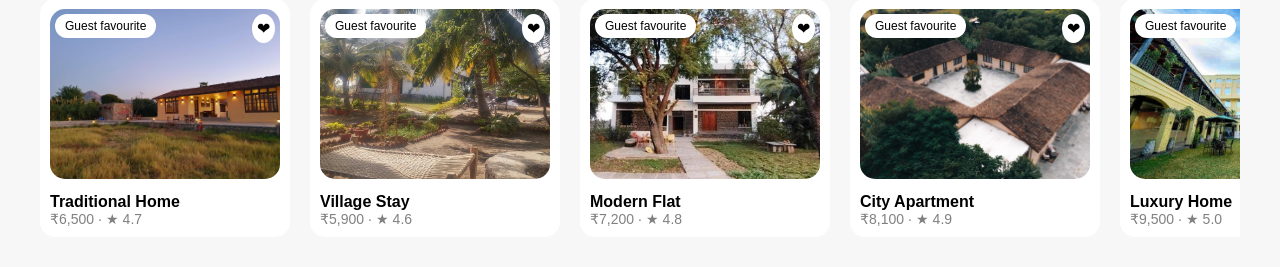
<file: Day_14/index.html>
<!DOCTYPE html>
<html lang="en">
<head>
    <meta charset="UTF-8">
    <meta name="viewport" content="width=device-width, initial-scale=1.0">
    <title>Airbnb Hotel Cards</title>
    <link rel="stylesheet" href="style.css">
</head>
<body>

<!-- Header -->
<header class="header">
    <div class="logo">airbnb</div>
    <!-- Navigation bar -->
    <nav class="nav">
        <a href="#">Homes</a>
        <a href="#">Experiences</a>
        <a href="#">Services</a>
    </nav>
    <div class="right">
        <span>Become a host</span>
        <div class="menu">☰</div>
    </div>
</header>
<!-- Search Bar -->
<div class="search-box">
    <div>Where<br><span>Search destinations</span></div>
    <div>When<br><span>Add dates</span></div>
    <div>Who<br><span>Add guests</span></div>
    <button>🔍</button>
</div>
<!-- Section Template -->
<section class="section">
    <div class="section-title">
        <h2>Popular homes in Pune</h2>
        <span>➜</span>
    </div>
    <div class="card-row">
        <div class="card">
            <img src="images/pune_01.webp">
            <span class="badge">Guest favourite</span>
            <span class="heart">❤</span>
            <h4>Apartment in Viman Nagar</h4>
            <p>₹8,700 for 2 nights · ★ 5.0</p>
        </div>
        <div class="card">
            <img src="images/pune_02.webp">
            <span class="badge">Guest favourite</span>
            <span class="heart">❤</span>
            <h4>Shipping container</h4>
            <p>₹20,083 for 2 nights · ★ 4.85</p>
        </div>
        <div class="card">
            <img src="images/Pune_03.webp">
            <span class="badge">Guest favourite</span>
            <span class="heart">❤</span>
            <h4>Flat in Yerawada</h4>
            <p>₹11,641 · ★ 4.92</p>
        </div>
        <div class="card">
            <img src="images/pune_04.webp">
            <span class="badge">Guest favourite</span>
            <span class="heart">❤</span>
            <h4>Apartment in Lohegaon</h4>
            <p>₹7,751 · ★ 4.89</p>
        </div>
        <div class="card">
            <img src="images/pune_05.webp">
            <span class="badge">Guest favourite</span>
            <span class="heart">❤</span>
            <h4>Flat in Pashan</h4>
            <p>₹8,034 · ★ 4.88</p>
        </div>
        <div class="card">
            <img src="images/pune_06.webp">
            <span class="badge">Guest favourite</span>
            <span class="heart">❤</span>
            <h4>Luxury Room</h4>
            <p>₹6,500 · ★ 4.80</p>
        </div>
    </div>
</section>
<!-- Section 2 -->
<section class="section">
    <div class="section-title">
        <h2>Available in North Goa this weekend</h2>
        <span>➜</span>
    </div>
    <div class="card-row">
        <div class="card">
            <img src="images/goa_01.jpg">
            <span class="badge">Guest favourite</span>
            <span class="heart">❤</span>
            <h4>Sea View Villa</h4>
            <p>₹12,000 · ★ 4.9</p>
        </div>
        <div class="card">
            <img src="images/goa_02.jpg">
            <span class="badge">Guest favourite</span>
            <span class="heart">❤</span>
            <h4>Beach Resort</h4>
            <p>₹15,500 · ★ 4.8</p>
        </div>
        <div class="card">
            <img src="images/goa_03.jpg">
            <span class="badge">Guest favourite</span>
            <span class="heart">❤</span>
            <h4>Luxury Stay</h4>
            <p>₹10,200 · ★ 4.7</p>
        </div>
        <div class="card">
            <img src="images/goa_04.jpg">
            <span class="badge">Guest favourite</span>
            <span class="heart">❤</span>
            <h4>Private Villa</h4>
            <p>₹18,000 · ★ 5.0</p>
        </div>
        <div class="card">
            <img src="images/goa_05.jpg">
            <span class="badge">Guest favourite</span>
            <span class="heart">❤</span>
            <h4>Beach Apartment</h4>
            <p>₹8,900 · ★ 4.6</p>
        </div>
        <div class="card">
            <img src="images/goa_06.jpg">
            <span class="badge">Guest favourite</span>
            <span class="heart">❤</span>
            <h4>Resort Room</h4>
            <p>₹7,500 · ★ 4.8</p>
        </div>
    </div>
</section>
<!-- Section 3 -->
<section class="section">
    <div class="section-title">
        <h2>Stay in South Goa</h2>
        <span>➜</span>
    </div>
    <div class="card-row">
        <div class="card"><img src="images/goa_s01.webp"><span class="badge">Guest favourite</span><span class="heart">❤</span><h4>Farm Stay</h4><p>₹9,500 · ★ 4.9</p></div>
        <div class="card"><img src="images/goa_s02.jpg"><span class="badge">Guest favourite</span><span class="heart">❤</span><h4>Modern Villa</h4><p>₹14,200 · ★ 5.0</p></div>
        <div class="card"><img src="images/goa_s03.jpg"><span class="badge">Guest favourite</span><span class="heart">❤</span><h4>Luxury Home</h4><p>₹11,000 · ★ 4.8</p></div>
        <div class="card"><img src="images/goa_s04.webp"><span class="badge">Guest favourite</span><span class="heart">❤</span><h4>Resort Stay</h4><p>₹13,500 · ★ 4.9</p></div>
        <div class="card"><img src="images/goa_s05.webp"><span class="badge">Guest favourite</span><span class="heart">❤</span><h4>Pool Villa</h4><p>₹17,000 · ★ 5.0</p></div>
        <div class="card"><img src="images/goa_s06.webp"><span class="badge">Guest favourite</span><span class="heart">❤</span><h4>Guest House</h4><p>₹7,200 · ★ 4.7</p></div>
    </div>
</section>
<!-- Section 4 -->
<section class="section">
    <div class="section-title">
        <h2>Available in Thai this weekend</h2>
        <span>➜</span>
    </div>
    <div class="card-row">
        <div class="card"><img src="images/Thai_01.jpg"><span class="badge">Guest favourite</span><span class="heart">❤</span><h4>Luxury Thai Villa</h4><p>₹16,000 · ★ 5.0</p></div>
        <div class="card"><img src="images/Thai_02.jpg"><span class="badge">Guest favourite</span><span class="heart">❤</span><h4>Pool Resort</h4><p>₹14,500 · ★ 4.9</p></div>
        <div class="card"><img src="images/Thai_03.jpg"><span class="badge">Guest favourite</span><span class="heart">❤</span><h4>Beach Villa</h4><p>₹18,200 · ★ 4.8</p></div>
        <div class="card"><img src="images/Thai_04.jpg"><span class="badge">Guest favourite</span><span class="heart">❤</span><h4>Modern Stay</h4><p>₹12,300 · ★ 4.7</p></div>
        <div class="card"><img src="images/Thai_05.jpg"><span class="badge">Guest favourite</span><span class="heart">❤</span><h4>Resort Villa</h4><p>₹15,800 · ★ 5.0</p></div>
        <div class="card"><img src="images/Thai_06.jpg"><span class="badge">Guest favourite</span><span class="heart">❤</span><h4>Thai Apartment</h4><p>₹9,700 · ★ 4.8</p></div>
    </div>
</section>
<!-- Section 5 -->
<section class="section">
    <div class="section-title">
        <h2>Homes in Bijapur</h2>
        <span>➜</span>
    </div>
    <div class="card-row">
        <div class="card"><img src="images/Bijapur_01.jpg"><span class="badge">Guest favourite</span><span class="heart">❤</span><h4>Traditional Home</h4><p>₹6,500 · ★ 4.7</p></div>
        <div class="card"><img src="images/Bijapur_02.jpg"><span class="badge">Guest favourite</span><span class="heart">❤</span><h4>Village Stay</h4><p>₹5,900 · ★ 4.6</p></div>
        <div class="card"><img src="images/Bijapur_03.jpg"><span class="badge">Guest favourite</span><span class="heart">❤</span><h4>Modern Flat</h4><p>₹7,200 · ★ 4.8</p></div>
        <div class="card"><img src="images/Bijapur_04.webp"><span class="badge">Guest favourite</span><span class="heart">❤</span><h4>City Apartment</h4><p>₹8,100 · ★ 4.9</p></div>
        <div class="card"><img src="images/Bijapur_05.jpg"><span class="badge">Guest favourite</span><span class="heart">❤</span><h4>Luxury Home</h4><p>₹9,500 · ★ 5.0</p></div>
        <div class="card"><img src="images/Bijapur_06.webp"><span class="badge">Guest favourite</span><span class="heart">❤</span><h4>Premium Villa</h4><p>₹11,000 · ★ 4.9</p></div>
    </div>
</section>
</body>
</html>
</file>
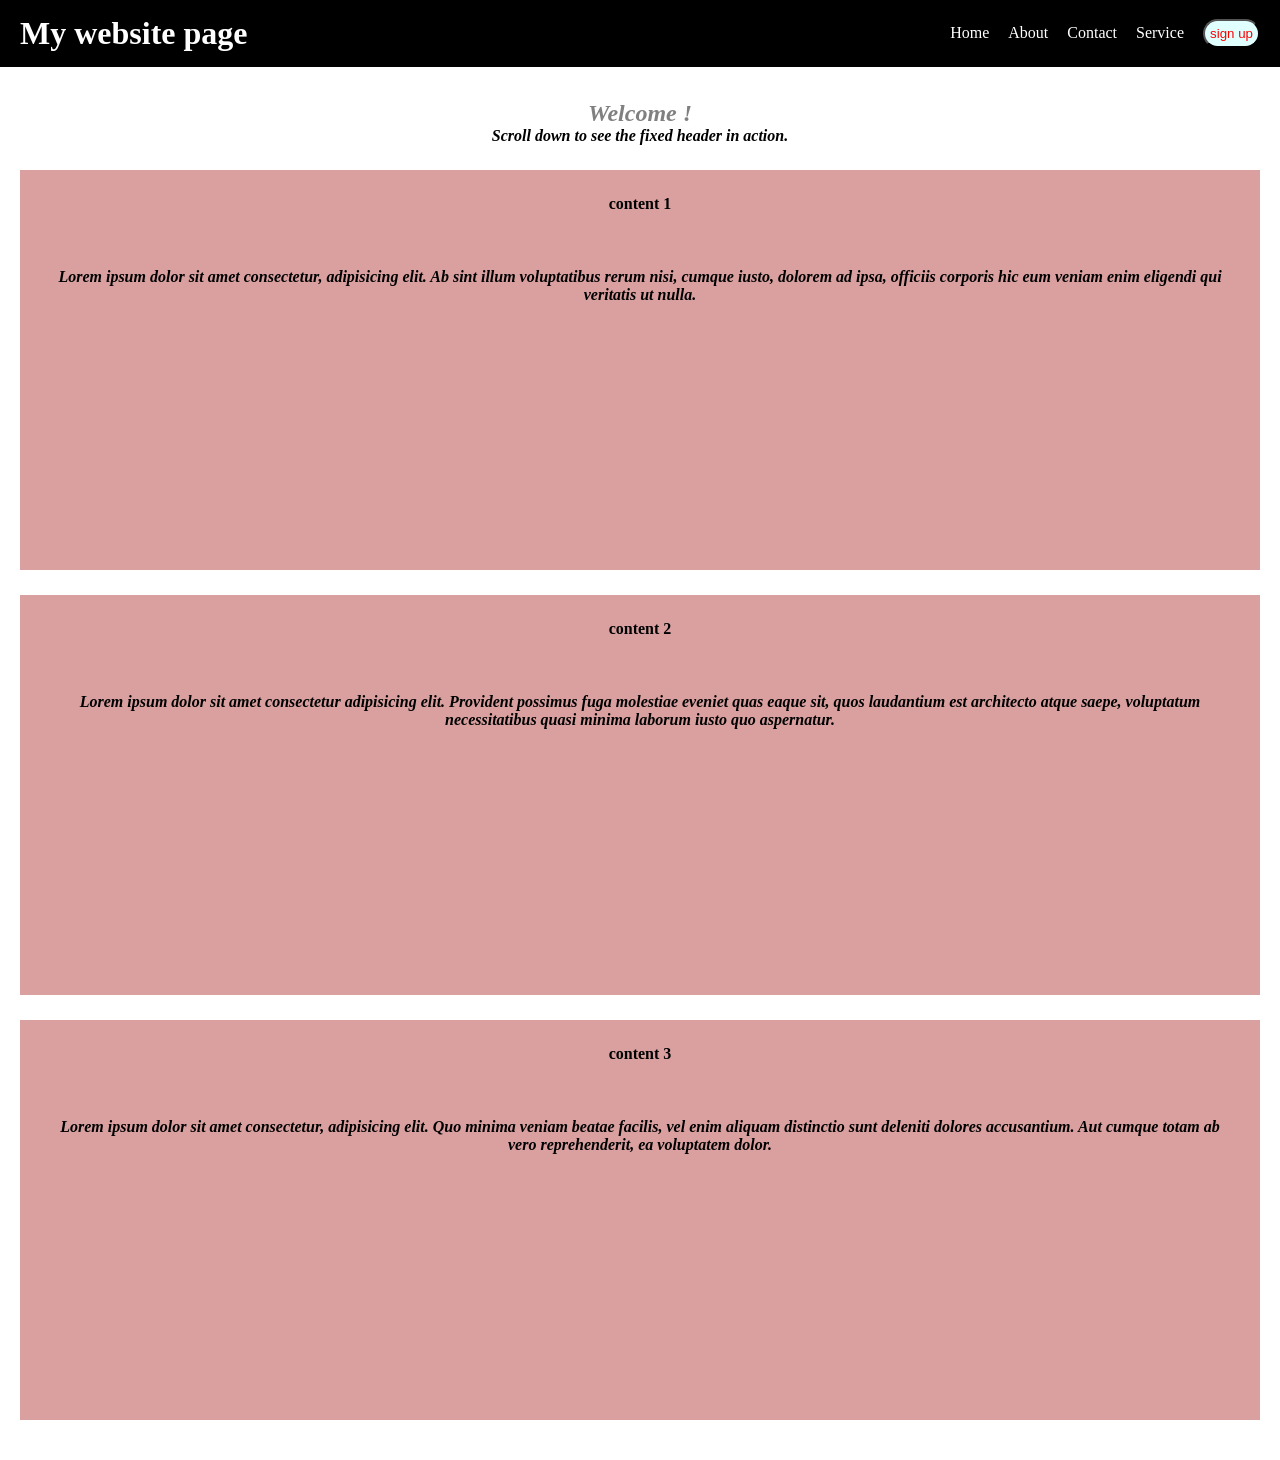
<file: Day_15/index.html>
<!DOCTYPE html>
<html lang="en">
<head>
    <meta charset="UTF-8">
    <meta name="viewport" content="width=device-width, initial-scale=1.0">
    <title>Fixed header (eg)</title>
    <!-- external style sheet -->
    <link rel="stylesheet" href="style.css">
</head>
<body>
    <!-- header -->
     <header class="header">
        <h1>My website page</h1>
        <nav>
            <a href="#">Home</a>
            <a href="#">About</a>
            <a href="#">Contact</a>
            <a href="#">Service</a>
            <a href="#"><button>sign up</button></a>
        </nav>
     </header>
     <!-- content -->
      <main class="content">
        <h2>Welcome !</h2>
        <p>Scroll down to see the fixed header in action.</p>
        <!-- Dummy content scrolling -->
         <!-- box-1 -->
         <div class="box">
            <h4>content 1</h4>
            <p>Lorem ipsum dolor sit amet consectetur, adipisicing elit. Ab sint illum voluptatibus rerum nisi, cumque iusto, dolorem ad ipsa, officiis corporis hic eum veniam enim eligendi qui veritatis ut nulla.</p>
         </div>
         <!-- box-2 -->
          <div class="box">
            <h4>content 2</h4>
            <p>Lorem ipsum dolor sit amet consectetur adipisicing elit. Provident possimus fuga molestiae eveniet quas eaque sit, quos laudantium est architecto atque saepe, voluptatum necessitatibus quasi minima laborum iusto quo aspernatur.</p>
          </div>
          <!-- box-3 -->
           <div class="box">
            <h4>content 3</h4>
            <p>Lorem ipsum dolor sit amet consectetur, adipisicing elit. Quo minima veniam beatae facilis, vel enim aliquam distinctio sunt deleniti dolores accusantium. Aut cumque totam ab vero reprehenderit, ea voluptatem dolor.</p>
           </div>
      </main>
    
</body>
</html>
</file>
<file: Day_12/style.css>
/* universel sector */
*{
    margin: 0;
    padding: 0;
    box-sizing: border-box;
    font-family: Arial, sans-serif;
}          
body{
    background-color:white ;
}
/* header section */
header{
    background: black;
    color: #ece9e9;
    padding: 15px;
    text-align: center;
}
/* Navagation section */
 nav{
    background: #555;
    padding: 10px;
    text-align: center;
}
nav a{
    color: white;
    text-decoration: none;
margin: 10px;
font-weight: bold;
}
nav a:hover{
color:orangered;
}
/* Main section  */
.contact-container{
    width: 40%;
    margin: 40px auto;
    background: #ece9e9;
    padding: 20px;
    border-radius: 15px;
    box-shadow: 0 0 10px rgb(236, 204, 204);
}
h2{
    text-align: center;
    margin-bottom: 20px;
}
label{
    font-weight: bold;
}
input,textarea{
    width: 100%;
    padding: 10px;
    margin-top: 5px;
    margin-bottom: 15px;
    border-radius: 8px;
    border: 1.5px solid gray;
}
textarea{
    resize: none;
}
.oneclick {
    align-self: center;
}
button{
    background: green;
    color: white;
    padding: 10px;
    border: none;
    width:30%;
    border: 8px;
    font-size: 16px;
    cursor: pointer;
    border-radius: 15px;
}
button:hover{
    background: lawngreen;
    color: black;
    font-weight: bold;
}
/* Footer section */
footer{
    background: #555;
    color: white;
    text-align: center;
    padding: 15px;
    margin-top: 40px;
}
</file>
<file: Day_13/style.css>
/* universel sector */
*{
    margin: 0;
    padding: 0;
    box-sizing: border-box;
    font-family: Arial, Helvetica, sans-serif;
}
/* body color change */
body{
    background-color: #fafafa;
}
/* navigation section */
#navbar{
    width: 100%;
    background-color: white;
    border-bottom: 1px solid #ddd;
    padding: 10px 40px;
    display: flex;
    justify-content: space-between;
    align-items: center;
    position: sticky;
    top: 0;
}
#logo{
    font-size: 22px;
    font-weight: bold;
}
#search input{
    padding: 6px 10px;
    border: 1px solid #ccc;
    border-radius: 6px;
}
#nav-icons span{
    margin-left: 15px;
    cursor:pointer;
    font-size: 18px;
}
/* Cointainer */
#container{
    width: 70%;
    margin: auto;
    padding: 30px;
}
/* profile header */
#profile-header{
    display: flex;
    align-items: center;
    gap: 40px;
}
/* profile images Size & cove radius */
#profile-img img{
    width: 150px;
    height: 150px;
    border-radius: 50%;
    object-fit: cover;
}
#profile-info h2{
    font-size: 24px;
}
#username{
    display: flex;
    align-items: center;
    gap: 20px;
    margin-bottom: 10px;
}
/* CTA- button design */
.btn{
    padding: 8px 16px;
    border: none;
    background-color: #efefef;
    border-radius: 8px;
    cursor: pointer;
}
/* hover to CTA button */
.btn:hover{
    background-color: #ddd;
}
#stats{
    display: flex;
    gap: 25px;
    margin: 10px 0;
}
#stats span{
    font-weight: bold;
}
#bio{
    margin-top: 5px;
    color: #333;
}
/* Highlights */
#highlights{
    margin-top: 30px;
    display: flex;
    gap: 20px;
}
#highlight{
    text-align: center;
}
#highlight-circle{
    width: 70px;
    height: 70px;
    border-radius: 50%;
    border: 2px solid #ccc;
    display: flex;
    align-items: center;
    justify-content: center;
    font-size: 30px;
    color:black;
}
/* Tabs */
#tabs{
    margin-top: 30px;
    border-top: 1px solid #ddd;
    border-bottom: 1px solid #ddd;
    display: flex;
    justify-content: center;
    gap: 50px;
    padding: 15px 0;
}
#tabs div{
    cursor: pointer;
    font-size: 14px;
    color: #555;
}
#tabs div:hover {
    color: black;
}
/* post grid */
#post-grid {
    display:grid;
    grid-template-columns: repeat(3, 1fr);
    gap: 10px;
    margin-top: 20px;
}
#post{
    width: 100%;
    height: 200px;
    background-color: #ddd;
    display: flex;
    align-items: center;
    justify-content: center;
    font-size: 20px;
    color: #555;
}
.post img{
    width: 100%;
    height: 100%;
    object-fit: cover;
}
/* Post section */
#empty-post{
    text-align: center;
    margin-top: 50px;
}
#camera {
    width: 80px;
    height: 80px;
    border: 2px solid black;
    border-radius: 50%;
    margin: auto;
    display: flex;
    align-items: center;
    justify-content: center;
    font-size: 30px;
}
#empty-post h2 {
    margin-top: 20px;
}
#empty-post p {
    margin-top: 10px;
    color: #666;
}
#empty-post a {
    display: inline-block;
    margin-top: 10px;
    color: #0095f6;
    text-decoration: none;
    font-weight: bold;
}
/* Responsive */
@media(max-width: 768px) {
    #container {
        width: 95%;
    }
    #profile-header {
        flex-direction: column;
        align-items: center;
        text-align: center;
    }
    #stats {
        justify-content: center;
    }
    #post-grid {
        grid-template-columns: repeat(2, 1fr);
    }     
}
@media(max-width: 480px) {
    #post-grid {
        grid-template-columns: repeat(1, 1fr);
    }
}
</file>
<file: Day_14/style.css>
*{
    margin:0;
    padding:0;
    box-sizing:border-box;
    font-family:Arial, sans-serif;
}
body{
    background:#f7f7f7;
}
/* Header */
.header{
    display:flex;
    justify-content:space-between;
    align-items:center;
    padding:15px 40px;
    background:white;
    box-shadow:0 2px 5px rgba(0,0,0,0.1);
}
.logo{
    color:#ff385c;
    font-size:22px;
    font-weight:bold;
}
.nav a{
    margin:0 15px;
    text-decoration:none;
    color:black;
    font-weight:500;
}
.right{
    display:flex;
    gap:20px;
}
/* Search */
.search-box{
    width:700px;
    margin:20px auto;
    background:white;
    display:flex;
    justify-content:space-between;
    padding:15px;
    border-radius:40px;
    box-shadow:0 2px 10px rgba(0,0,0,0.1);
}
.search-box span{
    color:gray;
    font-size:13px;
}
.search-box button{
    background:#ff385c;
    color:white;
    border:none;
    padding:10px 15px;
    border-radius:50%;
    cursor:pointer;
}
/* Section */
.section{
    padding:30px 40px;
}
.section-title{
    display:flex;
    justify-content:space-between;
    margin-bottom:15px;
}
.section-title span{
    font-size:20px;
    cursor:pointer;
}
/* Cards */
.card-row{
    display:flex;
    gap:20px;
    overflow-x:auto;
}
.card-row::-webkit-scrollbar{
    display:none;
}
.card{
    min-width:250px;
    background:white;
    padding:10px;
    border-radius:15px;
    position:relative;
    transition:0.3s;
}
.card img{
    width:100%;
    height:170px;
    object-fit:cover;
    border-radius:15px;
}
.badge{
    position:absolute;
    top:15px;
    left:15px;
    background:white;
    padding:5px 10px;
    border-radius:20px;
    font-size:12px;
}
.heart{
    position:absolute;
    top:15px;
    right:15px;
    background:white;
    padding:5px;
    border-radius:50%;
}
.card h4{
    margin-top:10px;
}
.card p{
    color:gray;
    font-size:14px;
}
.card:hover{
    transform:scale(1.05);
    cursor:pointer;
}
/* Responsive */
@media(max-width:768px){
    .header{
        flex-direction:column;
        gap:10px;
    }
    .search-box{
        width:90%;
        flex-direction:column;
        gap:10px;
    }
    .card{
        min-width:200px;
    }
    .section{
        padding:20px;
    }
}
</file>
<file: Day_15/style.css>
/* initialization the style */
*{
    margin: 0;
    padding: 0;
    box-sizing: border-box;
}
/* header styling */
.header{
    position: fixed; /* key property in style content */
    top: 0;
    left: 0;
    width: 100%;
    background: black;
    color: white;
    padding: 15px 20px;
    display: flex;
    justify-content: space-between;
    align-items: center;
    z-index: 1000;
}
/* Navigation section */
.header nav a{
    text-decoration: none;
    color: white;
    margin-left: 15px;
}
.header nav a:hover{
    color: orangered;
}
/* button */
.header nav a button{
    background-color: lightcyan;
    color: red;
    padding: 5px;
    border-radius: 15px;
    text-align: center;
}
.header nav a button:hover{
    background: yellowgreen;
    color: black;
    font-weight: bold;
}
/* content styling */
.content {
    margin-top: 80px; /* Prevent content from hiding behind header */
    padding: 20px;
}
.content h2 {
    font-weight: bold;
    color: gray;
    font-style: italic;
    text-align: center;
}
.content p {
    font-weight: bold;
    color:black;
    font-style: italic;
    text-align: center;
}
/* Dummy boxes for scrolling */
.box {
    height: 400px;
    background: #daa0a0;
    margin: 20px 0;
}
.box h4{
    text-align: center;
    padding: 25px;
    margin-top: 25px;
}
.box  p {
    text-align: center;
    padding: 20px;
    margin: 10px;    
}
</file>
